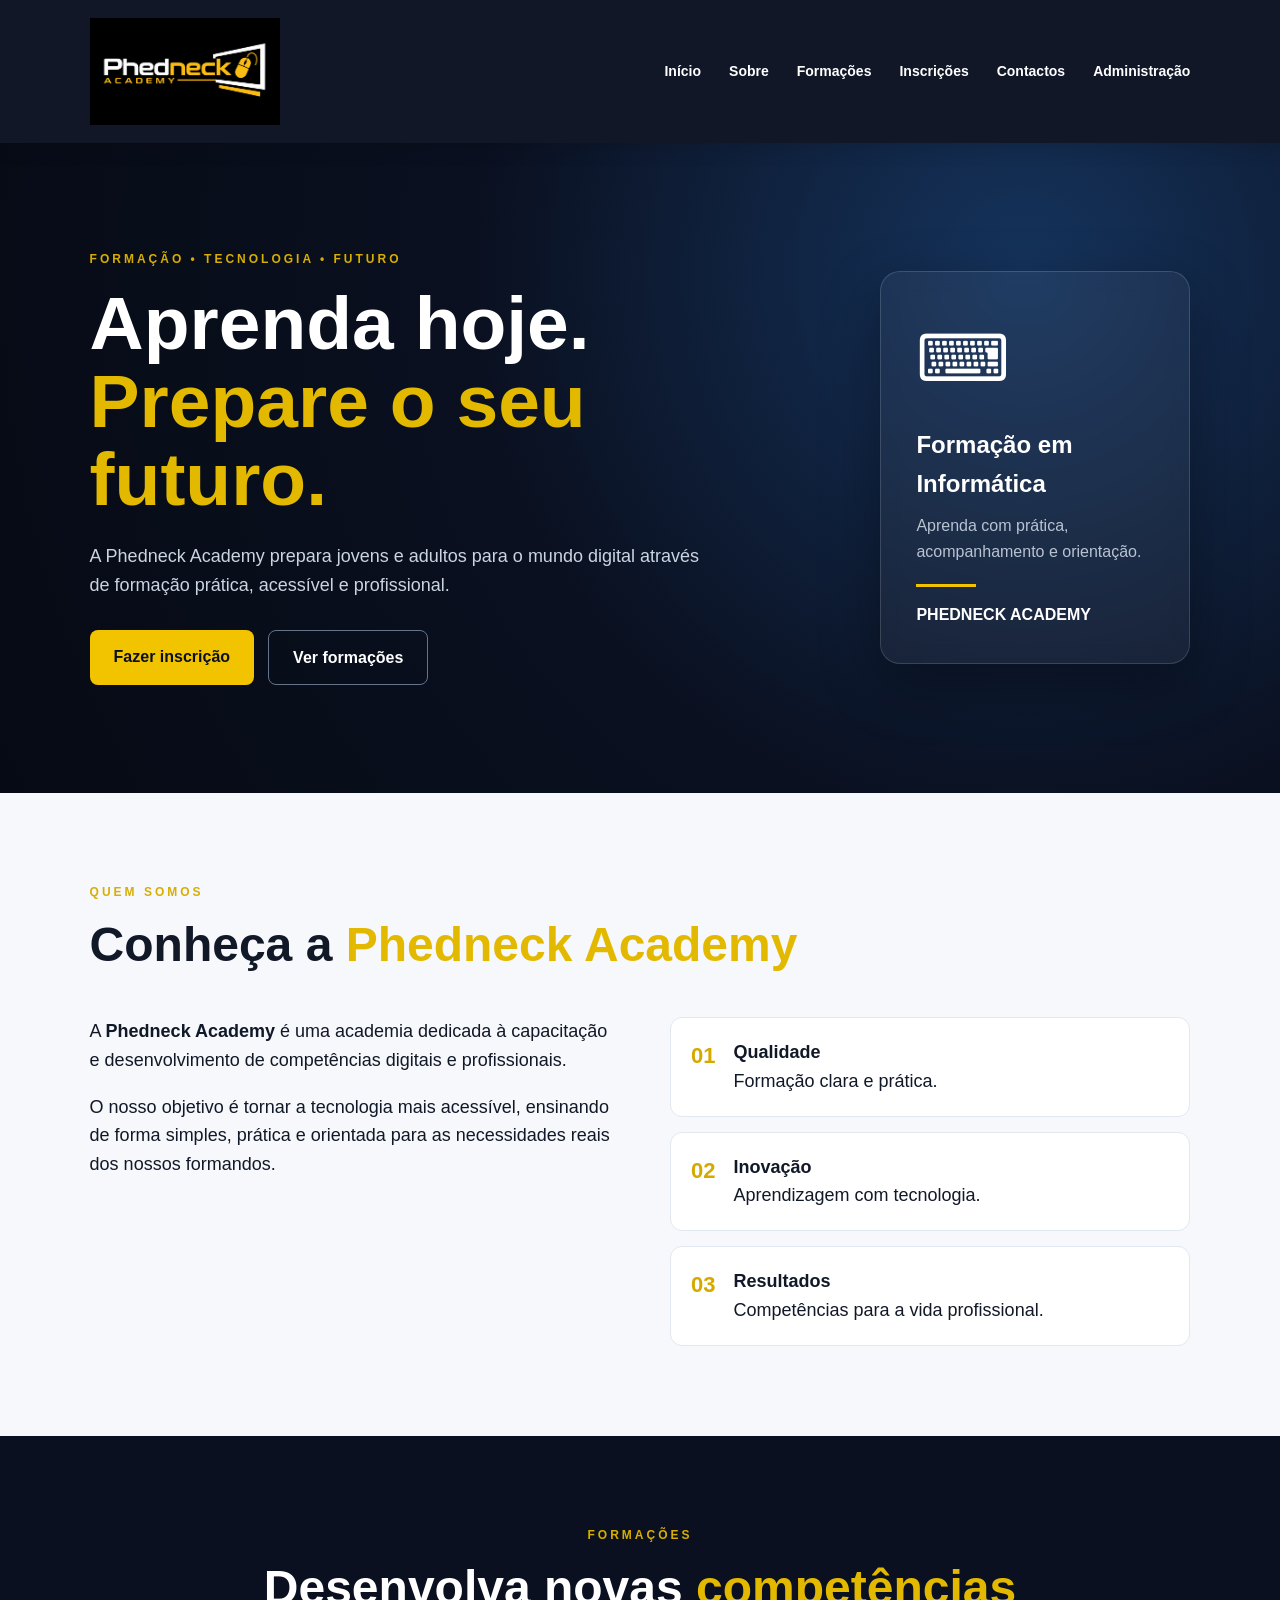
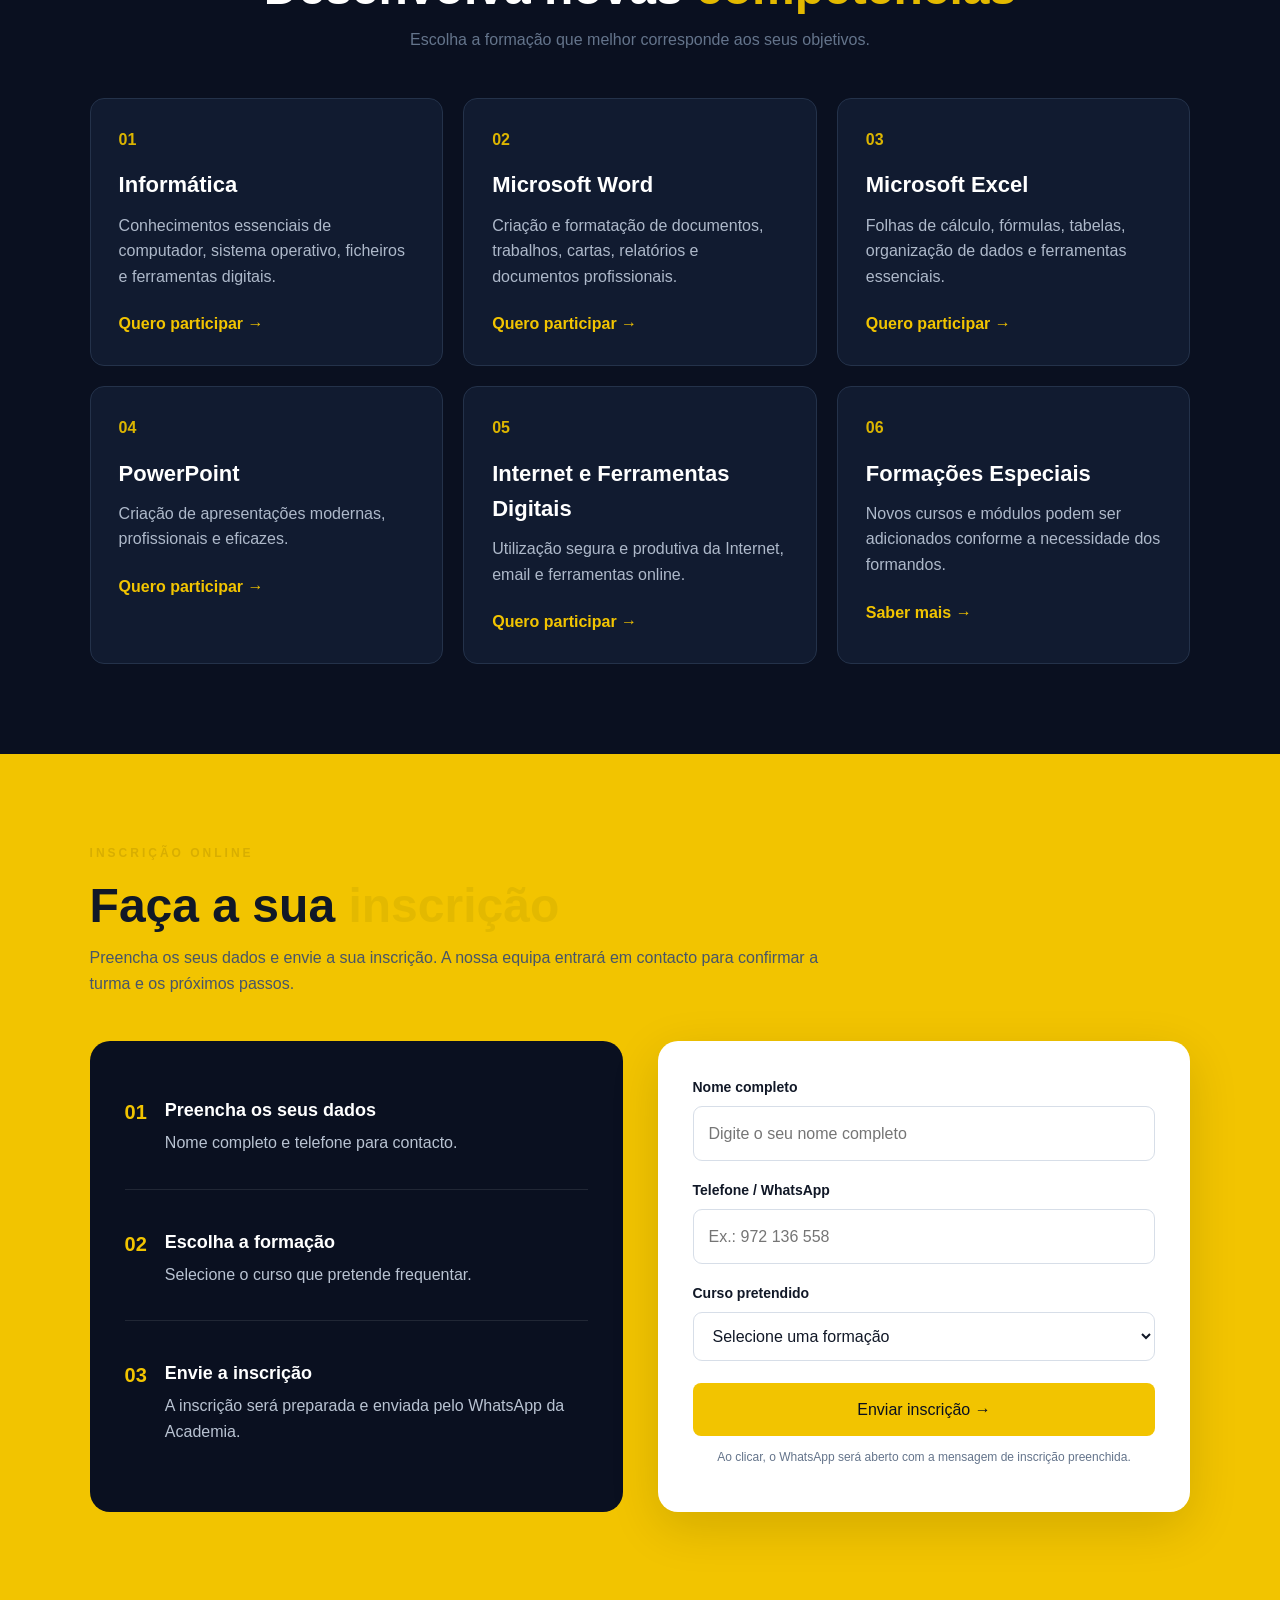
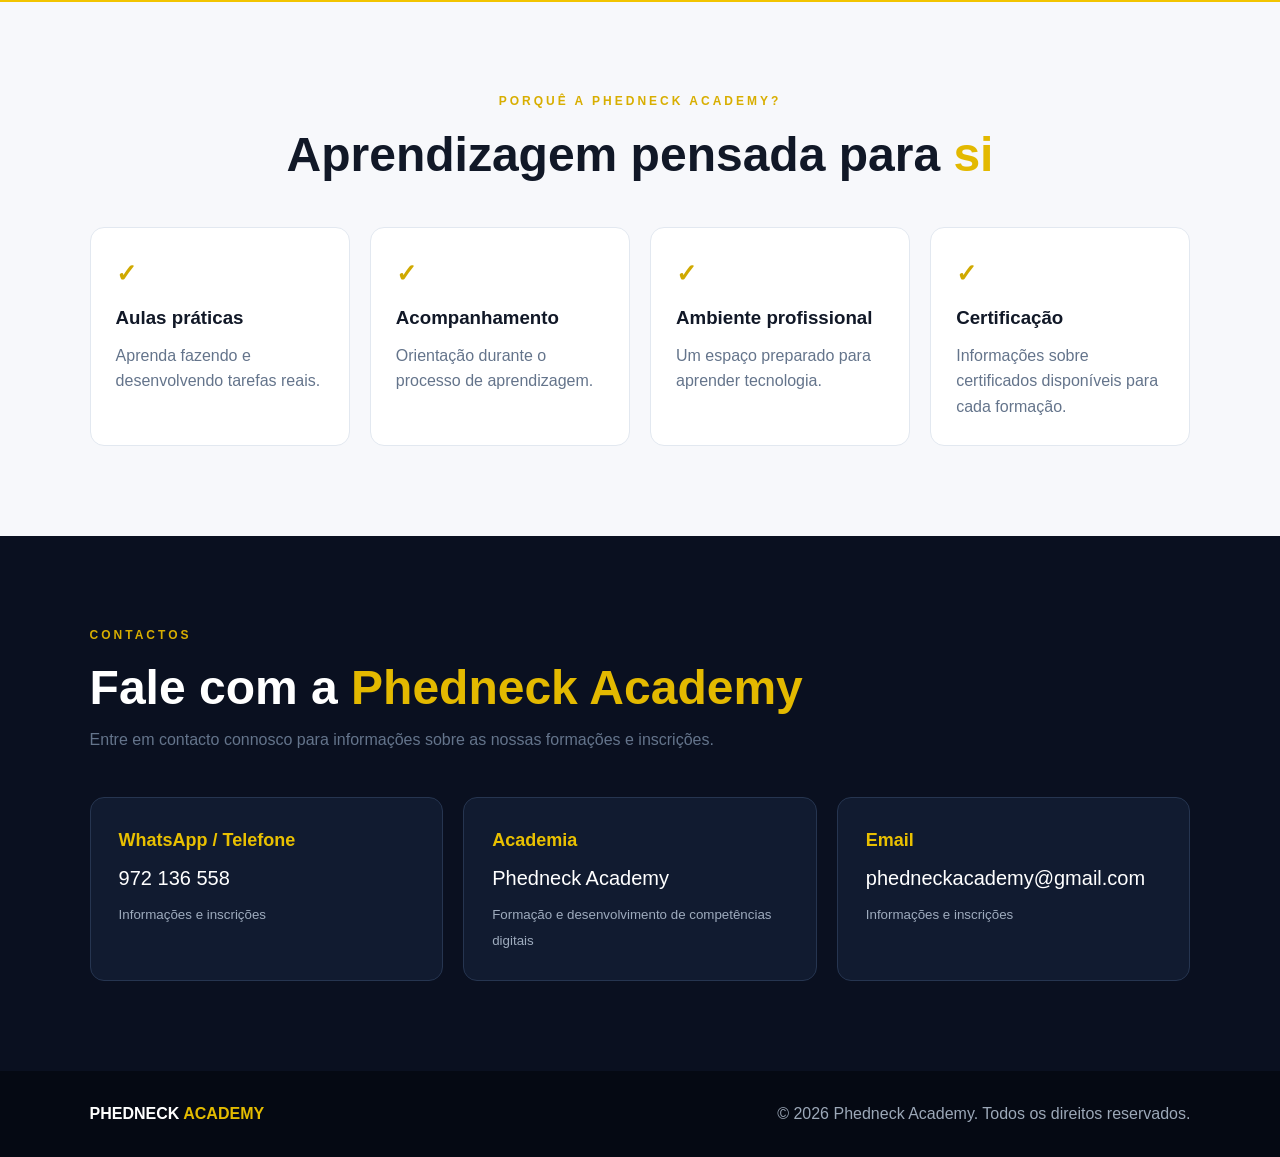
<file: index.html>
<!DOCTYPE html>
<html lang="pt">
<head>
  <meta charset="UTF-8">
  <meta name="viewport" content="width=device-width, initial-scale=1.0">
  <meta name="description" content="Phedneck Academy — Formação profissional em informática e competências digitais.">
  <meta name="author" content="Phedneck Academy">
  <meta name="theme-color" content="#0a1020">
  <title>Phedneck Academy | Formação Profissional</title>
  <link rel="stylesheet" href="styles.css">
</head>
<body>
  <header class="header">
    <a class="logo" href="#inicio"><img src="logo.png" alt="Phedneck Academy"></a>
    <button class="menu-btn" aria-label="Abrir menu">☰</button>
    <nav class="nav">
      <a href="#inicio">Início</a>
      <a href="#sobre">Sobre</a>
      <a href="#cursos">Formações</a>
      <a href="#inscricoes">Inscrições</a>
      <a href="#contactos">Contactos</a>
    <a href="admin.html">Administração</a></nav>
  </header>

  <main>
    <section id="inicio" class="hero">
      <div class="hero-content">
        <p class="eyebrow">FORMAÇÃO • TECNOLOGIA • FUTURO</p>
        <h1>Aprenda hoje.<br><span>Prepare o seu futuro.</span></h1>
        <p class="hero-text">A Phedneck Academy prepara jovens e adultos para o mundo digital através de formação prática, acessível e profissional.</p>
        <div class="buttons">
          <a class="btn primary" href="#inscricoes">Fazer inscrição</a>
          <a class="btn secondary" href="#cursos">Ver formações</a>
        </div>
      </div>
      <div class="hero-card">
        <div class="pc-icon">⌨</div>
        <h3>Formação em Informática</h3>
        <p>Aprenda com prática, acompanhamento e orientação.</p>
        <div class="mini-line"></div>
        <strong>PHEDNECK ACADEMY</strong>
      </div>
    </section>

    <section id="sobre" class="section">
      <div class="section-title">
        <p class="eyebrow">QUEM SOMOS</p>
        <h2>Conheça a <span>Phedneck Academy</span></h2>
      </div>
      <div class="about-grid">
        <div>
          <p>A <strong>Phedneck Academy</strong> é uma academia dedicada à capacitação e desenvolvimento de competências digitais e profissionais.</p>
          <p>O nosso objetivo é tornar a tecnologia mais acessível, ensinando de forma simples, prática e orientada para as necessidades reais dos nossos formandos.</p>
        </div>
        <div class="values">
          <div><b>01</b><span><strong>Qualidade</strong><br>Formação clara e prática.</span></div>
          <div><b>02</b><span><strong>Inovação</strong><br>Aprendizagem com tecnologia.</span></div>
          <div><b>03</b><span><strong>Resultados</strong><br>Competências para a vida profissional.</span></div>
        </div>
      </div>
    </section>

    <section id="cursos" class="section dark">
      <div class="section-title center">
        <p class="eyebrow">FORMAÇÕES</p>
        <h2>Desenvolva novas <span>competências</span></h2>
        <p>Escolha a formação que melhor corresponde aos seus objetivos.</p>
      </div>
      <div class="courses">
        <article class="course"><div class="number">01</div><h3>Informática</h3><p>Conhecimentos essenciais de computador, sistema operativo, ficheiros e ferramentas digitais.</p><a href="#inscricoes">Quero participar →</a></article>
        <article class="course"><div class="number">02</div><h3>Microsoft Word</h3><p>Criação e formatação de documentos, trabalhos, cartas, relatórios e documentos profissionais.</p><a href="#inscricoes">Quero participar →</a></article>
        <article class="course"><div class="number">03</div><h3>Microsoft Excel</h3><p>Folhas de cálculo, fórmulas, tabelas, organização de dados e ferramentas essenciais.</p><a href="#inscricoes">Quero participar →</a></article>
        <article class="course"><div class="number">04</div><h3>PowerPoint</h3><p>Criação de apresentações modernas, profissionais e eficazes.</p><a href="#inscricoes">Quero participar →</a></article>
        <article class="course"><div class="number">05</div><h3>Internet e Ferramentas Digitais</h3><p>Utilização segura e produtiva da Internet, email e ferramentas online.</p><a href="#inscricoes">Quero participar →</a></article>
        <article class="course"><div class="number">06</div><h3>Formações Especiais</h3><p>Novos cursos e módulos podem ser adicionados conforme a necessidade dos formandos.</p><a href="#contactos">Saber mais →</a></article>
      </div>
    </section>

    <section id="inscricoes" class="section enrollment">
      <div class="section-title">
        <p class="eyebrow">INSCRIÇÃO ONLINE</p>
        <h2>Faça a sua <span>inscrição</span></h2>
        <p>Preencha os seus dados e envie a sua inscrição. A nossa equipa entrará em contacto para confirmar a turma e os próximos passos.</p>
      </div>

      <div class="enrollment-grid">
        <div class="enroll-info">
          <div class="enroll-feature"><span>01</span><div><strong>Preencha os seus dados</strong><p>Nome completo e telefone para contacto.</p></div></div>
          <div class="enroll-feature"><span>02</span><div><strong>Escolha a formação</strong><p>Selecione o curso que pretende frequentar.</p></div></div>
          <div class="enroll-feature"><span>03</span><div><strong>Envie a inscrição</strong><p>A inscrição será preparada e enviada pelo WhatsApp da Academia.</p></div></div>
        </div>

        <form id="enrollmentForm" class="enrollment-form">
          <label for="nome">Nome completo</label>
          <input id="nome" name="nome" type="text" placeholder="Digite o seu nome completo" required>

          <label for="telefone">Telefone / WhatsApp</label>
          <input id="telefone" name="telefone" type="tel" placeholder="Ex.: 972 136 558" required>

          <label for="curso">Curso pretendido</label>
          <select id="curso" name="curso" required>
            <option value="" selected disabled>Selecione uma formação</option>
            <option>Informática</option>
            <option>Microsoft Word</option>
            <option>Microsoft Excel</option>
            <option>PowerPoint</option>
            <option>Internet e Ferramentas Digitais</option>
            <option>Formações Especiais</option>
          </select>

          <button class="btn primary form-submit" type="submit">Enviar inscrição →</button>
          <p class="form-note">Ao clicar, o WhatsApp será aberto com a mensagem de inscrição preenchida.</p>
          <div id="formMessage" class="form-message" role="status" aria-live="polite"></div>
        </form>
      </div>
    </section>

    <section class="section why">
      <div class="section-title center">
        <p class="eyebrow">PORQUÊ A PHEDNECK ACADEMY?</p>
        <h2>Aprendizagem pensada para <span>si</span></h2>
      </div>
      <div class="features">
        <div><span>✓</span><h3>Aulas práticas</h3><p>Aprenda fazendo e desenvolvendo tarefas reais.</p></div>
        <div><span>✓</span><h3>Acompanhamento</h3><p>Orientação durante o processo de aprendizagem.</p></div>
        <div><span>✓</span><h3>Ambiente profissional</h3><p>Um espaço preparado para aprender tecnologia.</p></div>
        <div><span>✓</span><h3>Certificação</h3><p>Informações sobre certificados disponíveis para cada formação.</p></div>
      </div>
    </section>

    <section id="contactos" class="section contact dark">
      <div class="section-title">
        <p class="eyebrow">CONTACTOS</p>
        <h2>Fale com a <span>Phedneck Academy</span></h2>
        <p>Entre em contacto connosco para informações sobre as nossas formações e inscrições.</p>
      </div>
      <div class="contact-grid">
        <div class="contact-card"><b>WhatsApp / Telefone</b><p>972 136 558</p><small>Informações e inscrições</small></div>
        <div class="contact-card"><b>Academia</b><p>Phedneck Academy</p><small>Formação e desenvolvimento de competências digitais</small></div>
        <div class="contact-card"><b>Email</b><p>phedneckacademy@gmail.com</p><small>Informações e inscrições</small></div>
      </div>
    </section>
  </main>

  <footer>
    <div class="footer-logo">PHEDNECK <span>ACADEMY</span></div>
    <p>© 2026 Phedneck Academy. Todos os direitos reservados.</p>
  </footer>
  <script src="script.js"></script>
</body>
</html>
</file>
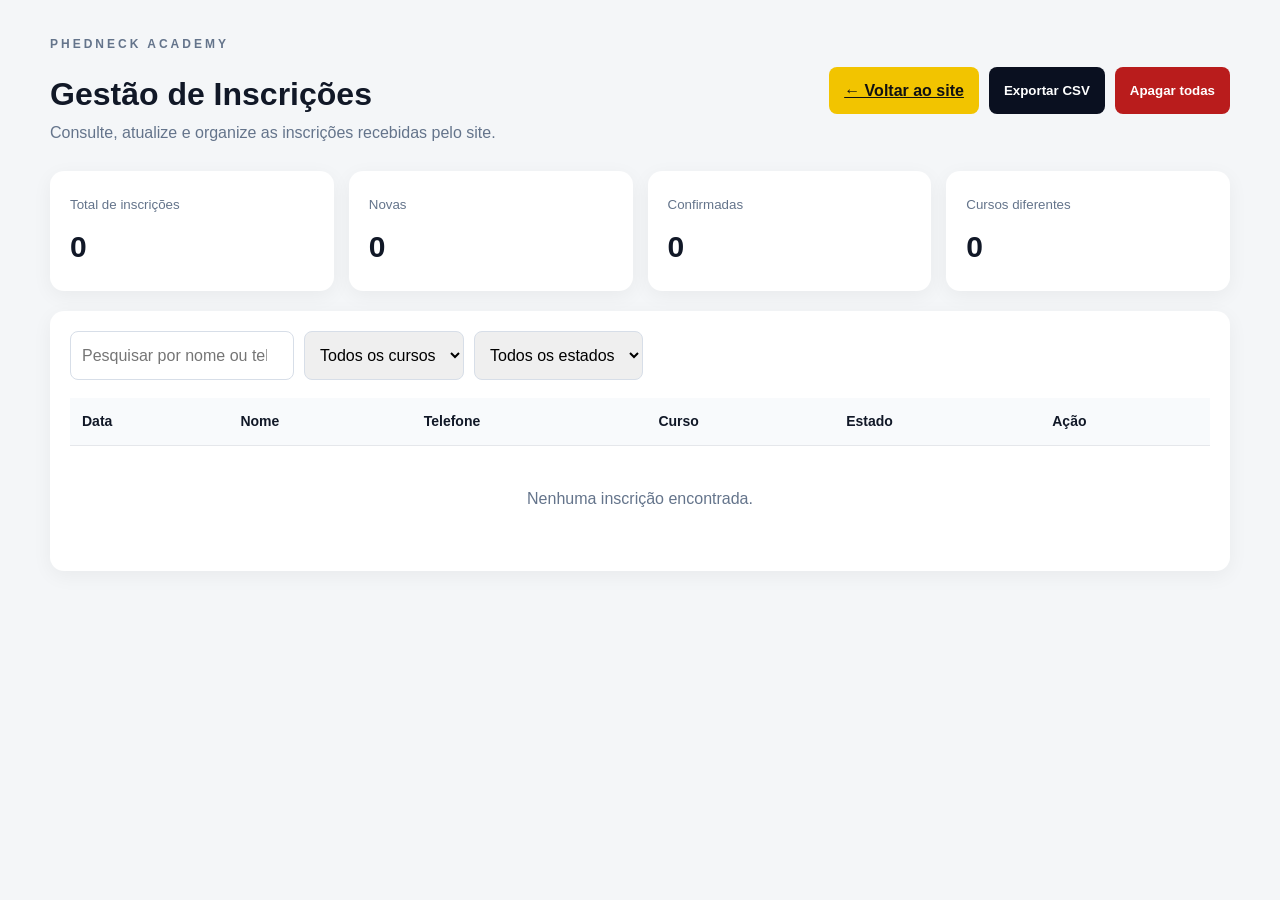
<file: admin.html>
<!DOCTYPE html>
<html lang="pt">
<head>
<meta charset="UTF-8">
<meta name="viewport" content="width=device-width, initial-scale=1.0">
<title>Administração — Phedneck Academy</title>
<link rel="stylesheet" href="styles.css">
<style>
body{background:#f4f6f8}.admin-wrap{width:min(1180px,94%);margin:35px auto}
.admin-header{display:flex;justify-content:space-between;align-items:center;gap:20px;margin-bottom:25px}
.admin-header h1{margin:0}.admin-header p{color:#64748b}
.admin-actions{display:flex;gap:10px;flex-wrap:wrap}
.admin-btn{border:0;border-radius:8px;padding:11px 15px;cursor:pointer;font-weight:800;background:#0a1020;color:#fff}
.admin-btn.gold{background:#f2c400;color:#111}.admin-btn.danger{background:#b91c1c}
.stats{display:grid;grid-template-columns:repeat(4,1fr);gap:15px;margin-bottom:20px}
.stat{background:#fff;padding:20px;border-radius:14px;box-shadow:0 5px 20px #0000000d}.stat small{color:#64748b}.stat strong{display:block;font-size:30px;margin-top:6px}
.panel{background:#fff;border-radius:14px;padding:20px;box-shadow:0 5px 20px #0000000d}
.toolbar{display:flex;gap:10px;flex-wrap:wrap;margin-bottom:18px}.toolbar input,.toolbar select{padding:11px;border:1px solid #d7dee8;border-radius:8px;font:inherit}
.table-wrap{overflow:auto}table{width:100%;border-collapse:collapse;min-width:850px}th,td{text-align:left;padding:12px;border-bottom:1px solid #e5e7eb;font-size:14px}th{background:#f8fafc}
.status{border:0;border-radius:7px;padding:7px;font-weight:700}.delete{border:0;background:#fee2e2;color:#991b1b;border-radius:6px;padding:7px;cursor:pointer}
.empty{text-align:center;padding:40px;color:#64748b}
@media(max-width:800px){.stats{grid-template-columns:repeat(2,1fr)}.admin-header{align-items:flex-start;flex-direction:column}}
</style>
</head>
<body>
<div class="admin-wrap">
  <header class="admin-header">
    <div>
      <p class="eyebrow">PHEDNECK ACADEMY</p>
      <h1>Gestão de Inscrições</h1>
      <p>Consulte, atualize e organize as inscrições recebidas pelo site.</p>
    </div>
    <div class="admin-actions">
      <a class="admin-btn gold" href="index.html">← Voltar ao site</a>
      <button class="admin-btn" id="exportBtn">Exportar CSV</button>
      <button class="admin-btn danger" id="clearBtn">Apagar todas</button>
    </div>
  </header>

  <section class="stats">
    <div class="stat"><small>Total de inscrições</small><strong id="total">0</strong></div>
    <div class="stat"><small>Novas</small><strong id="novas">0</strong></div>
    <div class="stat"><small>Confirmadas</small><strong id="confirmadas">0</strong></div>
    <div class="stat"><small>Cursos diferentes</small><strong id="cursos">0</strong></div>
  </section>

  <section class="panel">
    <div class="toolbar">
      <input id="search" type="search" placeholder="Pesquisar por nome ou telefone">
      <select id="courseFilter"><option value="">Todos os cursos</option></select>
      <select id="statusFilter">
        <option value="">Todos os estados</option>
        <option>Nova</option><option>Contactado</option><option>Confirmado</option><option>Concluído</option>
      </select>
    </div>
    <div class="table-wrap">
      <table>
        <thead><tr><th>Data</th><th>Nome</th><th>Telefone</th><th>Curso</th><th>Estado</th><th>Ação</th></tr></thead>
        <tbody id="tbody"></tbody>
      </table>
      <div id="empty" class="empty" hidden>Nenhuma inscrição encontrada.</div>
    </div>
  </section>
</div>
<script>
const KEY='phedneckAcademyInscricoes';
const getData=()=>JSON.parse(localStorage.getItem(KEY)||'[]');
const saveData=(data)=>localStorage.setItem(KEY,JSON.stringify(data));
const esc=s=>String(s??'').replace(/[&<>"']/g,m=>({'&':'&amp;','<':'&lt;','>':'&gt;','"':'&quot;',"'":'&#039;'}[m]));
const dateFmt=d=>{try{return new Date(d).toLocaleDateString('pt-AO')}catch{return d}};
function render(){
 const data=getData();
 const q=document.getElementById('search').value.toLowerCase();
 const cf=document.getElementById('courseFilter').value;
 const sf=document.getElementById('statusFilter').value;
 const courses=[...new Set(data.map(x=>x.curso).filter(Boolean))].sort();
 document.getElementById('courseFilter').innerHTML='<option value="">Todos os cursos</option>'+courses.map(c=>'<option '+(c===cf?'selected':'')+'>'+esc(c)+'</option>').join('');
 const filtered=data.filter(x=>(!q||(`${x.nome} ${x.telefone}`).toLowerCase().includes(q))&&(!cf||x.curso===cf)&&(!sf||x.estado===sf));
 document.getElementById('total').textContent=data.length;
 document.getElementById('novas').textContent=data.filter(x=>x.estado==='Nova').length;
 document.getElementById('confirmadas').textContent=data.filter(x=>x.estado==='Confirmado').length;
 document.getElementById('cursos').textContent=courses.length;
 const tbody=document.getElementById('tbody');
 tbody.innerHTML=filtered.map(x=>`<tr>
 <td>${dateFmt(x.data)}</td><td><strong>${esc(x.nome)}</strong></td><td>${esc(x.telefone)}</td><td>${esc(x.curso)}</td>
 <td><select class="status" data-id="${esc(x.id)}">${['Nova','Contactado','Confirmado','Concluído'].map(s=>`<option ${x.estado===s?'selected':''}>${s}</option>`).join('')}</select></td>
 <td><button class="delete" data-delete="${esc(x.id)}">Excluir</button></td></tr>`).join('');
 document.getElementById('empty').hidden=filtered.length>0;
}
document.addEventListener('change',e=>{
 if(e.target.matches('.status')){const data=getData();const x=data.find(a=>a.id===e.target.dataset.id);if(x){x.estado=e.target.value;saveData(data);render();}}
});
document.addEventListener('click',e=>{
 if(e.target.matches('[data-delete]')){if(confirm('Excluir esta inscrição?')){saveData(getData().filter(x=>x.id!==e.target.dataset.delete));render();}}
});
['search','courseFilter','statusFilter'].forEach(id=>document.getElementById(id).addEventListener('input',render));
document.getElementById('clearBtn').onclick=()=>{if(getData().length&&confirm('Tem certeza que deseja apagar TODAS as inscrições?')){localStorage.removeItem(KEY);render();}};
document.getElementById('exportBtn').onclick=()=>{
 const data=getData(); if(!data.length){alert('Não existem inscrições para exportar.');return;}
 const rows=[['ID','Data','Nome','Telefone','Curso','Estado'],...data.map(x=>[x.id,x.data,x.nome,x.telefone,x.curso,x.estado])];
 const csv=rows.map(r=>r.map(v=>`"${String(v??'').replace(/"/g,'""')}"`).join(';')).join('\n');
 const blob=new Blob(['\ufeff'+csv],{type:'text/csv;charset=utf-8;'});
 const a=document.createElement('a');a.href=URL.createObjectURL(blob);a.download='inscricoes-phedneck-academy.csv';a.click();URL.revokeObjectURL(a.href);
};
render();
</script>
</body>
</html>
</file>
<file: styles.css>
*{box-sizing:border-box;margin:0;padding:0}html{scroll-behavior:smooth}body{font-family:Arial,Helvetica,sans-serif;background:#f7f8fb;color:#111827;line-height:1.6}.header{position:sticky;top:0;z-index:10;background:rgba(10,16,32,.97);display:flex;align-items:center;justify-content:space-between;padding:18px 7%;box-shadow:0 3px 20px #0002}.logo{color:#fff;text-decoration:none;font-weight:900;display:flex;align-items:center}.logo img{width:190px;height:auto;display:block}.nav{display:flex;gap:28px}.nav a{color:#fff;text-decoration:none;font-size:14px;font-weight:700}.nav a:hover{color:#f2c400}.menu-btn{display:none;background:none;border:0;color:#fff;font-size:27px}.hero{min-height:650px;padding:90px 7%;display:flex;align-items:center;justify-content:space-between;gap:60px;background:radial-gradient(circle at 80% 20%,#15335c 0,#0a1020 48%,#060a14 100%);color:#fff}.hero-content{max-width:680px}.eyebrow{font-size:12px;font-weight:900;letter-spacing:3px;color:#d8ae00;margin-bottom:15px}.hero h1{font-size:clamp(42px,6vw,75px);line-height:1.04;margin-bottom:24px}.hero h1 span,h2 span{color:#e3b900}.hero-text{font-size:18px;color:#cbd5e1;max-width:610px}.buttons{display:flex;gap:14px;margin-top:30px;flex-wrap:wrap}.btn{display:inline-block;text-decoration:none;padding:14px 24px;border-radius:8px;font-weight:800}.primary{background:#f2c400;color:#0a1020}.secondary{border:1px solid #64748b;color:#fff}.hero-card{width:310px;min-width:260px;padding:35px;border:1px solid #ffffff25;background:#ffffff0d;border-radius:20px;backdrop-filter:blur(10px);box-shadow:0 20px 60px #0005}.pc-icon{font-size:65px;margin-bottom:15px}.hero-card h3{font-size:24px}.hero-card p{color:#b9c3d2;margin:10px 0 20px}.mini-line{height:3px;background:#f2c400;width:60px;margin-bottom:15px}.section{padding:90px 7%}.section-title{max-width:760px;margin-bottom:45px}.section-title h2{font-size:clamp(30px,4vw,48px);line-height:1.15}.section-title.center{text-align:center;margin-left:auto;margin-right:auto}.section-title>p:last-child{color:#64748b;margin-top:12px}.about-grid{display:grid;grid-template-columns:1fr 1fr;gap:60px;font-size:18px}.about-grid>div:first-child p{margin-bottom:18px}.values{display:grid;gap:15px}.values div{display:flex;gap:18px;padding:20px;border:1px solid #e2e8f0;border-radius:12px;background:#fff}.values b{color:#d5a900;font-size:22px}.dark{background:#0a1020;color:#fff}.courses{display:grid;grid-template-columns:repeat(3,1fr);gap:20px}.course{background:#111b30;border:1px solid #24324a;border-radius:14px;padding:28px;transition:.2s}.course:hover{transform:translateY(-5px);border-color:#d9b200}.course .number{color:#dcb500;font-weight:900;margin-bottom:15px}.course h3{font-size:22px;margin-bottom:10px}.course p{color:#aeb9ca;margin-bottom:22px}.course a{color:#f2c400;text-decoration:none;font-weight:800}.enrollment{background:#f2c400}.enroll-box{display:flex;align-items:center;justify-content:space-between;gap:30px;background:#fff;border-radius:20px;padding:45px;box-shadow:0 15px 50px #0001}.enroll-box h2{font-size:38px;margin-bottom:8px}.enroll-box p{max-width:700px;color:#475569}.enroll-box .primary{background:#0a1020;color:#fff}.features{display:grid;grid-template-columns:repeat(4,1fr);gap:20px}.features>div{background:#fff;padding:25px;border:1px solid #e2e8f0;border-radius:14px}.features span{color:#d0a900;font-size:25px;font-weight:900}.features h3{margin:10px 0}.features p{color:#64748b}.contact-grid{display:grid;grid-template-columns:repeat(3,1fr);gap:20px}.contact-card{padding:28px;border:1px solid #263550;border-radius:14px;background:#111b30}.contact-card b{color:#e9c000;font-size:18px}.contact-card p{font-size:20px;margin:7px 0}.contact-card small{color:#9eabbd}footer{background:#050913;color:#9ca8b8;padding:30px 7%;display:flex;justify-content:space-between;gap:20px;flex-wrap:wrap}.footer-logo{font-weight:900;color:#fff}.footer-logo span{color:#e4bc00}@media(max-width:850px){.menu-btn{display:block}.nav{display:none;position:absolute;top:70px;left:0;right:0;background:#0a1020;padding:20px 7%;flex-direction:column;gap:18px}.nav.open{display:flex}.hero{padding-top:65px;padding-bottom:65px;flex-direction:column;align-items:flex-start}.hero-card{width:100%}.about-grid,.courses,.contact-grid{grid-template-columns:1fr}.features{grid-template-columns:1fr 1fr}.enroll-box{flex-direction:column;align-items:flex-start}}@media(max-width:520px){.header{padding:14px 5%}.section{padding:65px 5%}.hero{padding-left:5%;padding-right:5%}.features{grid-template-columns:1fr}.enroll-box{padding:30px}.enroll-box h2{font-size:30px}.hero h1{font-size:45px}}
@media(max-width:520px){.logo img{width:150px}}

/* Inscrição online */
.enrollment{background:#f2c400}
.enrollment .section-title>p:last-child{color:#475569;max-width:760px}
.enrollment-grid{display:grid;grid-template-columns:1fr 1fr;gap:35px;align-items:stretch}
.enroll-info{background:#0a1020;color:#fff;border-radius:20px;padding:35px;display:grid;gap:18px}
.enroll-feature{display:flex;gap:18px;padding:20px 0;border-bottom:1px solid #ffffff18}
.enroll-feature:last-child{border-bottom:0}
.enroll-feature>span{color:#f2c400;font-weight:900;font-size:20px}
.enroll-feature strong{font-size:18px}
.enroll-feature p{color:#b9c3d2;margin-top:5px}
.enrollment-form{background:#fff;border-radius:20px;padding:35px;box-shadow:0 15px 50px #0002;display:flex;flex-direction:column}
.enrollment-form label{font-weight:800;font-size:14px;margin:0 0 7px}
.enrollment-form input,.enrollment-form select{width:100%;padding:14px 15px;border:1px solid #d7dee8;border-radius:9px;font:inherit;color:#111827;background:#fff;margin-bottom:18px;outline:none}
.enrollment-form input:focus,.enrollment-form select:focus{border-color:#c7a500;box-shadow:0 0 0 3px #f2c40033}
.form-submit{border:0;cursor:pointer;font:inherit;margin-top:4px}
.form-note{font-size:12px;color:#64748b;text-align:center;margin-top:12px}
.form-message{font-size:14px;font-weight:700;text-align:center;margin-top:10px}
@media(max-width:850px){.enrollment-grid{grid-template-columns:1fr}}
@media(max-width:520px){.enrollment-form,.enroll-info{padding:25px}}
</file>
